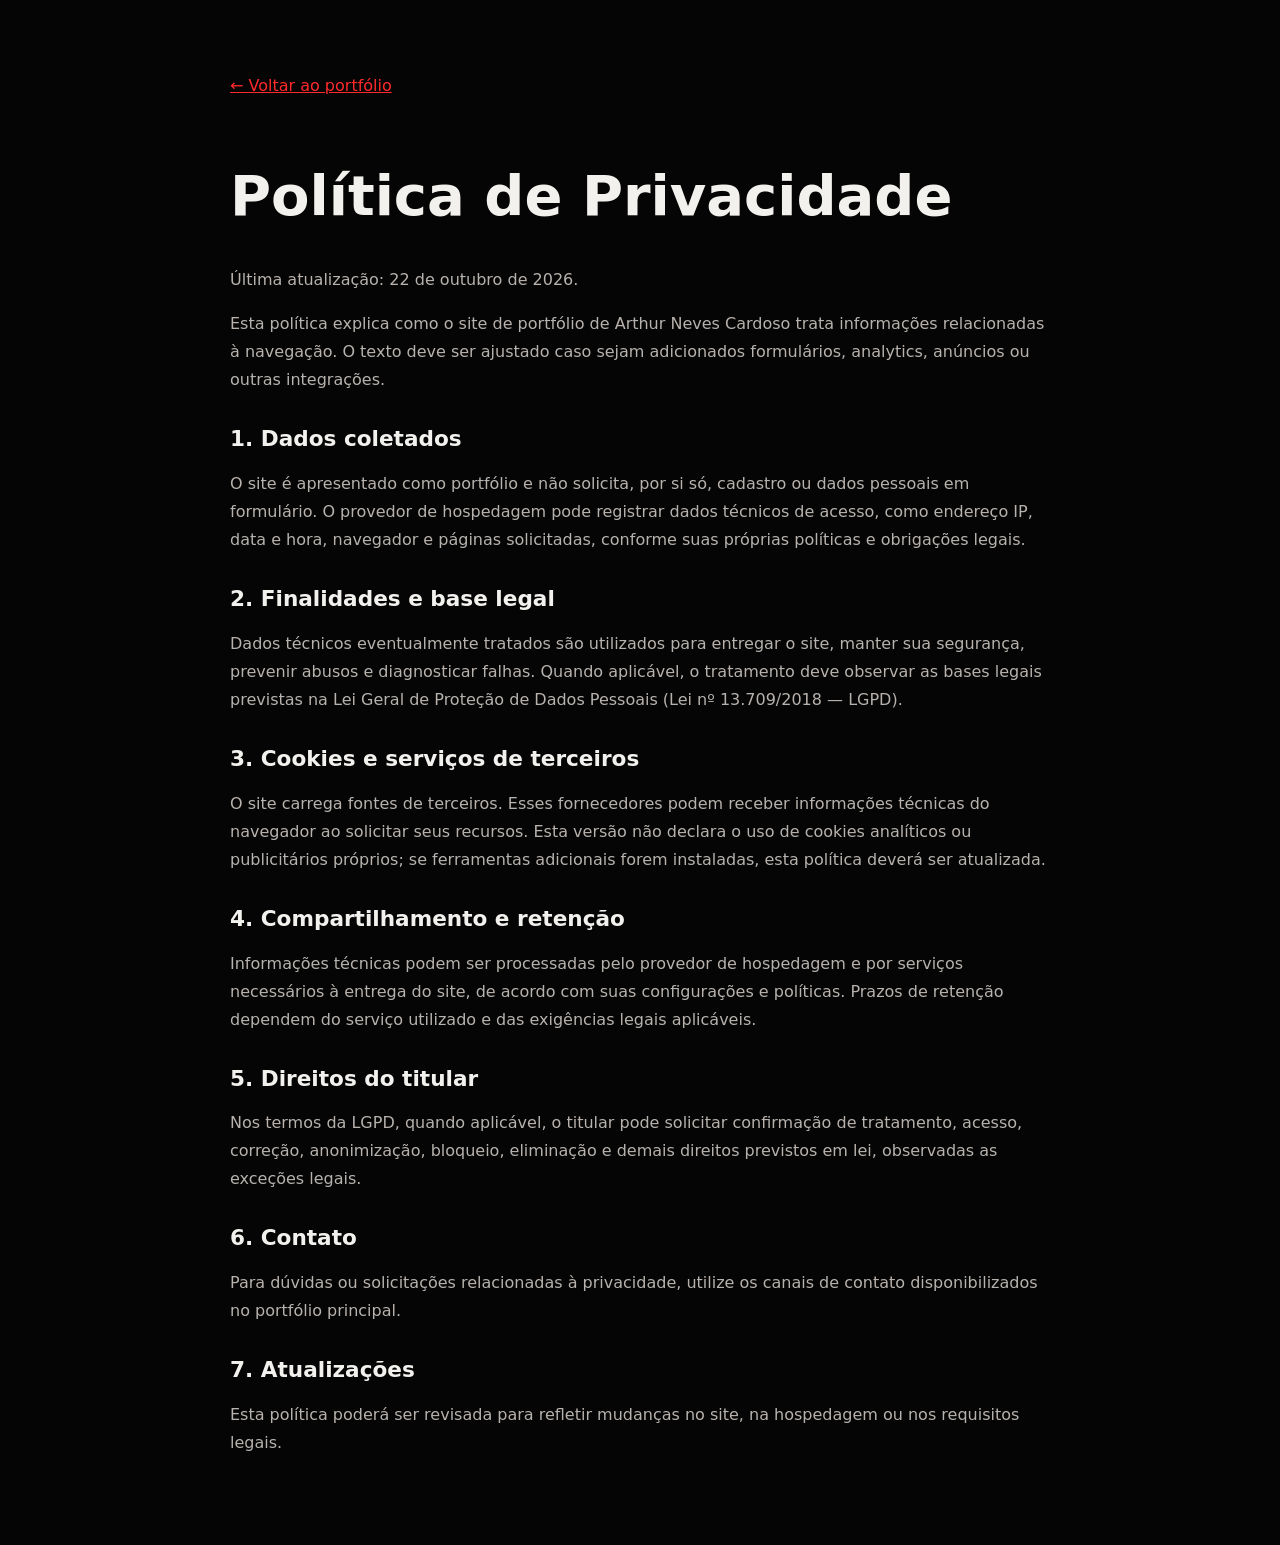
<file: privacidade.html>
<!DOCTYPE html>
<html lang="pt-BR">
<head>
<meta charset="UTF-8">
<meta name="viewport" content="width=device-width, initial-scale=1">
<meta name="robots" content="index,follow">
<meta name="description" content="Política de Privacidade do portfólio de Arthur Neves Cardoso.">
<meta name="theme-color" content="#050505">
<title>Política de Privacidade — Arthur Cardoso</title>
<style>
:root{color-scheme:dark;--bg:#050505;--text:#f3f1ee;--muted:#b7b2ad;--red:#ff2a2a}
*{box-sizing:border-box}body{margin:0;background:var(--bg);color:var(--text);font:16px/1.75 system-ui,-apple-system,Segoe UI,sans-serif}
main{width:min(820px,calc(100% - 40px));margin:0 auto;padding:72px 0}
a{color:var(--red)}h1,h2{line-height:1.2}h1{font-size:clamp(2rem,5vw,3.5rem)}h2{margin-top:2rem;font-size:1.35rem}p,li{color:var(--muted)}.back{display:inline-block;margin-bottom:24px}
</style>
</head>
<body><main>
<a class="back" href="index.html">← Voltar ao portfólio</a>
<h1>Política de Privacidade</h1>
<p>Última atualização: 22 de outubro de 2026.</p>
<p>Esta política explica como o site de portfólio de Arthur Neves Cardoso trata informações relacionadas à navegação. O texto deve ser ajustado caso sejam adicionados formulários, analytics, anúncios ou outras integrações.</p>
<h2>1. Dados coletados</h2>
<p>O site é apresentado como portfólio e não solicita, por si só, cadastro ou dados pessoais em formulário. O provedor de hospedagem pode registrar dados técnicos de acesso, como endereço IP, data e hora, navegador e páginas solicitadas, conforme suas próprias políticas e obrigações legais.</p>
<h2>2. Finalidades e base legal</h2>
<p>Dados técnicos eventualmente tratados são utilizados para entregar o site, manter sua segurança, prevenir abusos e diagnosticar falhas. Quando aplicável, o tratamento deve observar as bases legais previstas na Lei Geral de Proteção de Dados Pessoais (Lei nº 13.709/2018 — LGPD).</p>
<h2>3. Cookies e serviços de terceiros</h2>
<p>O site carrega fontes de terceiros. Esses fornecedores podem receber informações técnicas do navegador ao solicitar seus recursos. Esta versão não declara o uso de cookies analíticos ou publicitários próprios; se ferramentas adicionais forem instaladas, esta política deverá ser atualizada.</p>
<h2>4. Compartilhamento e retenção</h2>
<p>Informações técnicas podem ser processadas pelo provedor de hospedagem e por serviços necessários à entrega do site, de acordo com suas configurações e políticas. Prazos de retenção dependem do serviço utilizado e das exigências legais aplicáveis.</p>
<h2>5. Direitos do titular</h2>
<p>Nos termos da LGPD, quando aplicável, o titular pode solicitar confirmação de tratamento, acesso, correção, anonimização, bloqueio, eliminação e demais direitos previstos em lei, observadas as exceções legais.</p>
<h2>6. Contato</h2>
<p>Para dúvidas ou solicitações relacionadas à privacidade, utilize os canais de contato disponibilizados no portfólio principal.</p>
<h2>7. Atualizações</h2>
<p>Esta política poderá ser revisada para refletir mudanças no site, na hospedagem ou nos requisitos legais.</p>
</main></body></html>
</file>
